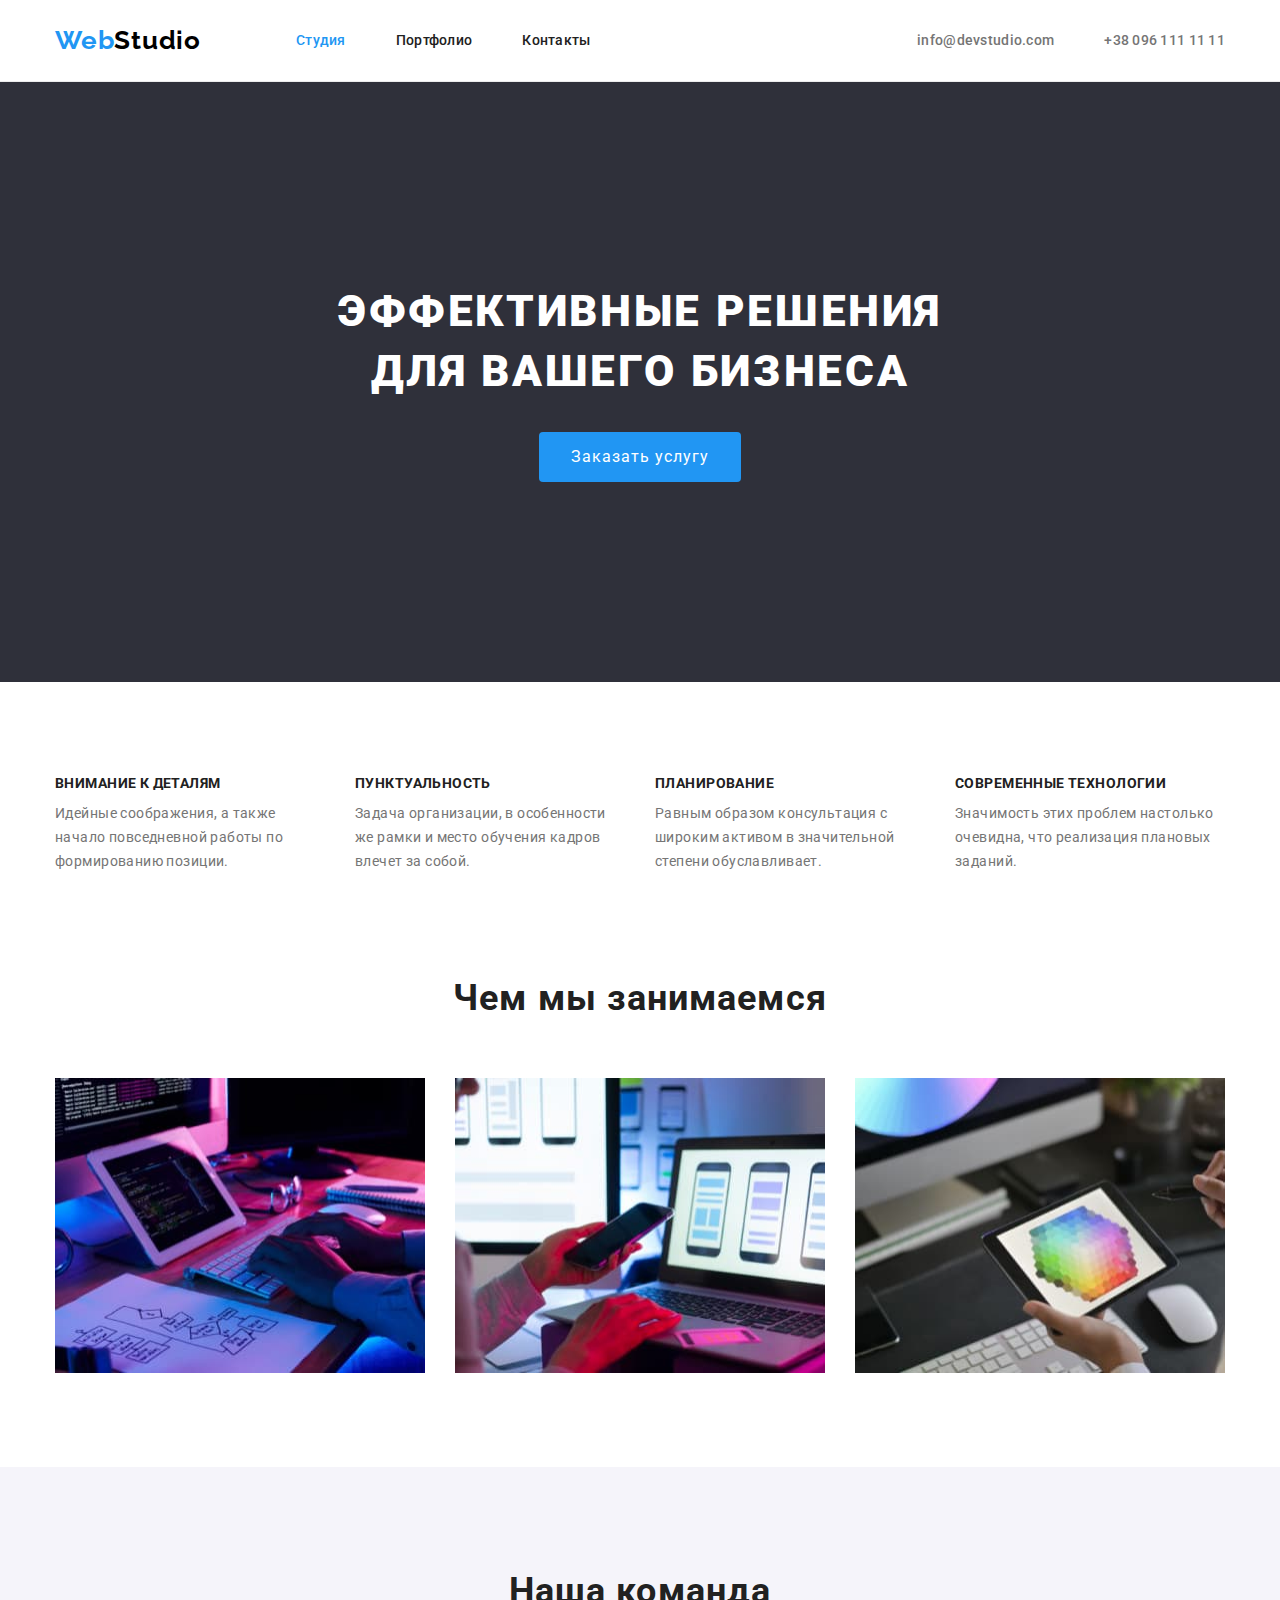
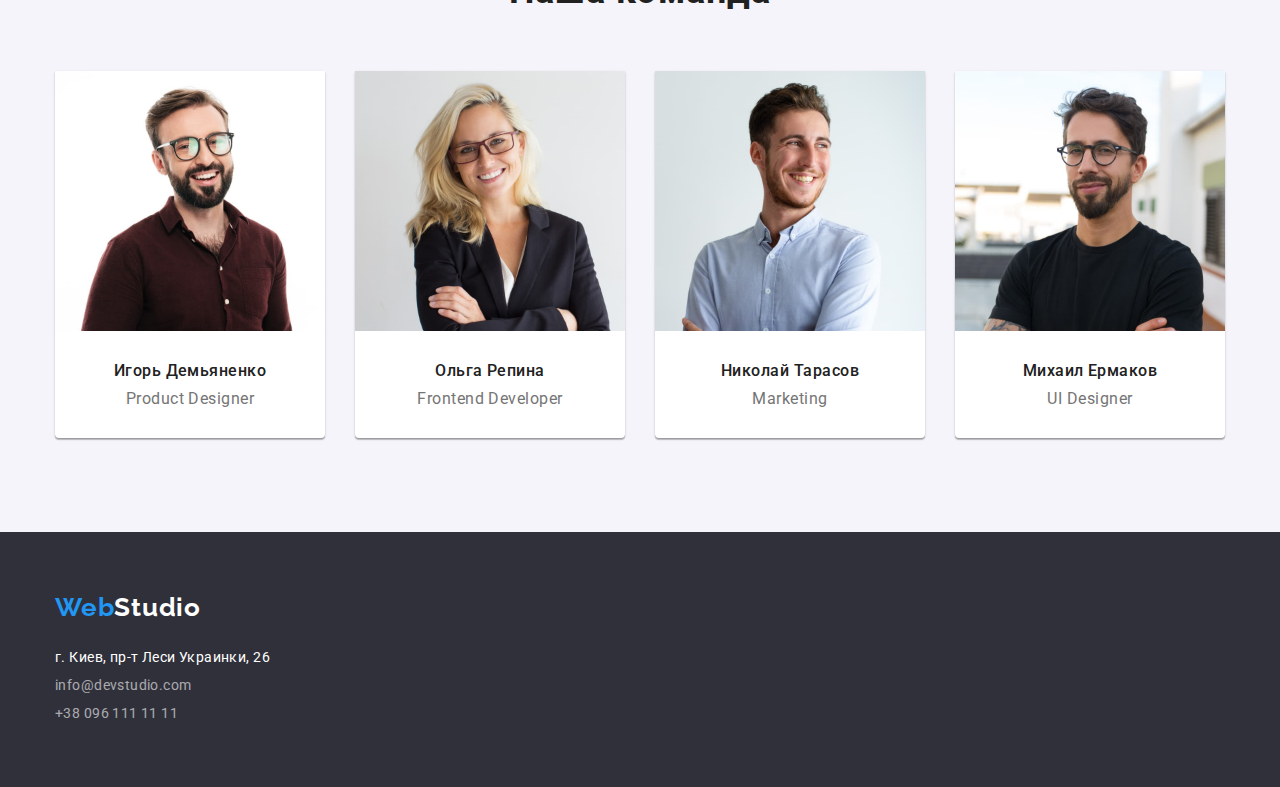
<file: index.html>
<!DOCTYPE html>
<html lang="ru">
  <head>
    <link rel="stylesheet" href="./css/normalize.css" />
    <meta charset="UTF-8" />
    <meta http-equiv="X-UA-Compatible" content="IE=edge" />
    <meta name="viewport" content="width=device-width, initial-scale=1.0" />
    <title>WebStudio</title>
    <link rel="preconnect" href="https://fonts.gstatic.com" />
    <link
      href="https://fonts.googleapis.com/css2?family=Raleway:wght@700&family=Roboto:wght@400;500;700;900&display=swap"
      rel="stylesheet"
    />
    <link
      rel="stylesheet"
      href="https://cdnjs.cloudflare.com/ajax/libs/modern-normalize/1.1.0/modern-normalize.min.css"
      integrity="sha512-wpPYUAdjBVSE4KJnH1VR1HeZfpl1ub8YT/NKx4PuQ5NmX2tKuGu6U/JRp5y+Y8XG2tV+wKQpNHVUX03MfMFn9Q=="
      crossorigin="anonymous"
      referrerpolicy="no-referrer"
    />
    <link rel="stylesheet" href="./css/styles.css" />
  </head>
  <body>
    <!-- HEADER -->
    <header class="head">
      <div class="container head-container">
        <nav class="navigation">
          <a class="logo link" href="./" lang="en"><span class="colortext">Web</span>Studio</a>
          <ul class="menu-list list">
            <li class="item-head">
              <a class="menu-link current link" href="./index.html">Студия</a>
            </li>
            <li class="item-head">
              <a class="menu-link link" href="./portfolio.html">Портфолио</a>
            </li>
            <li class="item-head"><a class="menu-link link" href="">Контакты</a></li>
          </ul>
        </nav>

        <ul class="list list-contact">
          <li><a class="mail-link link" href="mailto:info@devstudio.com">info@devstudio.com</a></li>
          <li><a class="tel-link link" href="tel:+380961111111">+38 096 111 11 11</a></li>
        </ul>
      </div>
    </header>

    <main>
      <!-- HERO -->
      <section class="hero">
        <div class="container">
          <h1 class="hero-title">
            Эффективные решения <br />
            для вашего бизнеса
          </h1>
          <button class="modal-btn" type="button">Заказать услугу</button>
        </div>
      </section>

      <!-- ADVANTAGES -->
      <section class="advantages">
        <div class="container">
          <h2 hidden class="">Преимущества</h2>
          <ul class="list list-advantages">
            <li class="item">
              <h3 class="advantages-title">Внимание к деталям</h3>
              <p class="advantages-text">
                Идейные соображения, а также начало повседневной работы по формированию позиции.
              </p>
            </li>
            <li class="item">
              <h3 class="advantages-title">Пунктуальность</h3>
              <p class="advantages-text">
                Задача организации, в особенности же рамки и место обучения кадров влечет за собой.
              </p>
            </li>
            <li class="item">
              <h3 class="advantages-title">Планирование</h3>
              <p class="advantages-text">
                Равным образом консультация с широким активом в значительной степени обуславливает.
              </p>
            </li>
            <li class="item">
              <h3 class="advantages-title">Современные технологии</h3>
              <p class="advantages-text">
                Значимость этих проблем настолько очевидна, что реализация плановых заданий.
              </p>
            </li>
          </ul>
        </div>
      </section>

      <!-- WHAT ARE WE DOING -->
      <section class="section">
        <div class="container">
          <h2 class="title">Чем мы занимаемся</h2>
          <ul class="list affairs">
            <li>
              <img
                src="./images/what_are_we_doing/computer_img1.jpg"
                alt="Работа с компьютером"
                width="370"
                height="295"
              />
            </li>
            <li>
              <img
                src="./images/what_are_we_doing/phone_img2.jpg"
                alt="Работа с телефоном"
                width="370"
                height="295"
              />
            </li>
            <li>
              <img
                src="./images/what_are_we_doing/tablet_img3.jpg"
                alt="Работа с планшетом"
                width="370"
                height="295"
              />
            </li>
          </ul>
        </div>
      </section>

      <!-- OUR TEAM -->
      <section class="section team">
        <div class="container">
          <h2 class="title">Наша команда</h2>
          <ul class="list team-list">
            <li class="card-item">
              <div class="card-thumb">
                <img
                  class="photo"
                  src="./images/our_team/igor_demyanenko_img1.jpg"
                  alt="Игорь Демьяненко"
                  width="270"
                  height="260"
                />
              </div>
              <div class="card-content">
                <h3 class="name">Игорь Демьяненко</h3>
                <p class="profession" lang="en">Product Designer</p>
              </div>
            </li>
            <li class="card-item">
              <div class="card-thumb">
                <img
                  class="photo"
                  src="./images/our_team/olga_repina2.jpg"
                  alt="Ольга Репина"
                  width="270"
                  height="260"
                />
              </div>
              <div class="card-content">
                <h3 class="name">Ольга Репина</h3>
                <p class="profession" lang="en">Frontend Developer</p>
              </div>
            </li>
            <li class="card-item">
              <div class="card-thumb">
                <img
                  class="photo"
                  src="./images/our_team/nikolay_tarasov3.jpg"
                  alt="Николай Тарасов"
                  width="270"
                  height="260"
                />
              </div>
              <div class="card-content">
                <h3 class="name">Николай Тарасов</h3>
                <p class="profession" lang="en">Marketing</p>
              </div>
            </li>
            <li class="card-item">
              <div class="card-thumb">
                <img
                  class="photo"
                  src="./images/our_team/mikhail_ermakov4.jpg"
                  alt="Михаил Ермаков"
                  width="270"
                  height="260"
                />
              </div>
              <div class="card-content">
                <h3 class="name">Михаил Ермаков</h3>
                <p class="profession" lang="en">UI Designer</p>
              </div>
            </li>
          </ul>
        </div>
      </section>
    </main>
    <!-- FOOTER -->
    <footer class="footer">
      <div class="container">
        <a class="logo-footer link" href="./" lang="en"><span class="colortext">Web</span>Studio</a>
        <address>
          <ul class="list list-adress">
            <li>
              <a
                class="adress link"
                href="https://goo.gl/maps/4EHFn5FGvcvZxBKC6"
                target="_blank"
                rel="noopener noreferrer"
                >г. Киев, пр-т Леси Украинки, 26</a
              >
            </li>
            <li><a class="mail link" href="mailto:info@devstudio.com">info@devstudio.com</a></li>
            <li><a class="phone link" href="tel:+380961111111">+38 096 111 11 11</a></li>
          </ul>
        </address>
      </div>
    </footer>
  </body>
</html>
</file>
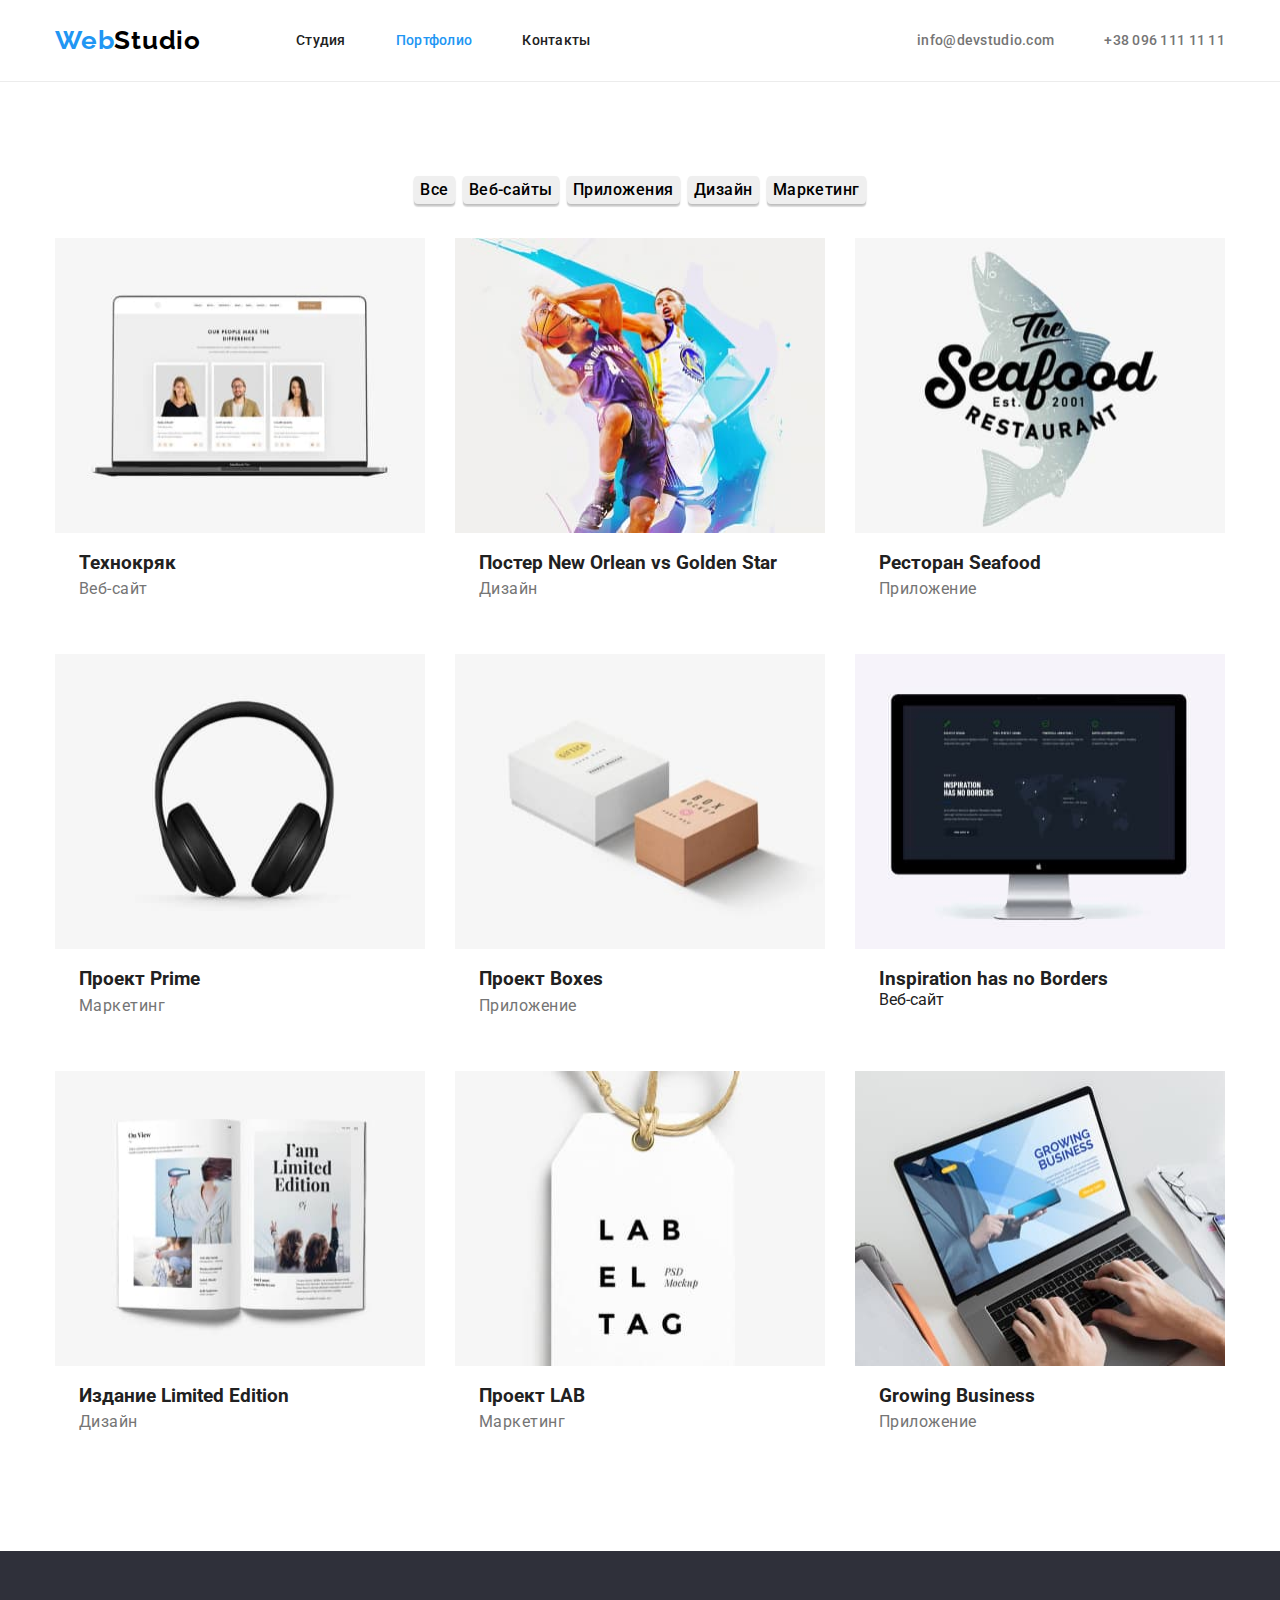
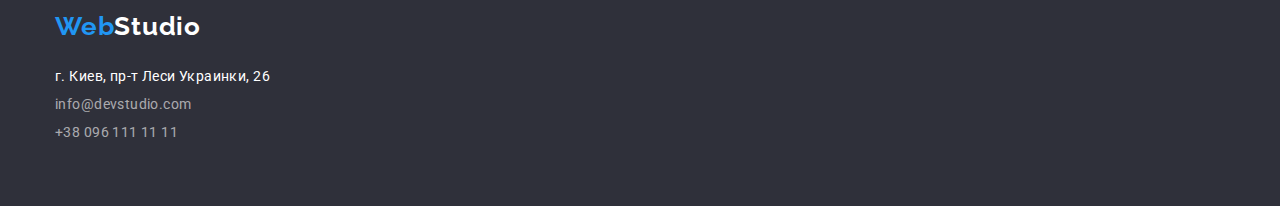
<file: portfolio.html>
<!DOCTYPE html>
<html lang="en">
  <head>
    <link rel="stylesheet" href="./css/normalize.css">
    <meta charset="UTF-8" />
    <meta http-equiv="X-UA-Compatible" content="IE=edge" />
    <meta name="viewport" content="width=device-width, initial-scale=1.0" />
    <title>Portfolio</title>
    <link rel="preconnect" href="https://fonts.gstatic.com">
    <link href="https://fonts.googleapis.com/css2?family=Raleway:wght@700&family=Roboto:wght@400;500;700;900&display=swap" rel="stylesheet">
    <link
      rel="stylesheet"
      href="https://cdnjs.cloudflare.com/ajax/libs/modern-normalize/1.1.0/modern-normalize.min.css"
      integrity="sha512-wpPYUAdjBVSE4KJnH1VR1HeZfpl1ub8YT/NKx4PuQ5NmX2tKuGu6U/JRp5y+Y8XG2tV+wKQpNHVUX03MfMFn9Q=="
      crossorigin="anonymous"
      referrerpolicy="no-referrer"
    />
    <link rel="stylesheet" href="./css/styles.css" />
  </head>
   <!-- HEADER -->
    <header class="head">
      <div class="container head-container">
        <nav class="navigation">
          <a class="logo link" href="./" lang="en"><span class="colortext">Web</span>Studio</a>
          <ul class="menu-list list">
            <li class="item-head">
              <a class="menu-link link" href="./index.html">Студия</a>
            </li>
            <li class="item-head">
              <a class="menu-link current link" href="./portfolio.html">Портфолио</a>
            </li>
            <li class="item-head"><a class="menu-link link" href="">Контакты</a></li>
          </ul>
        </nav>

        <ul class="list list-contact">
          <li><a class="mail-link link" href="mailto:info@devstudio.com">info@devstudio.com</a></li>
          <li><a class="tel-link link" href="tel:+380961111111">+38 096 111 11 11</a></li>
        </ul>
      </div>
    </header>

    <main>
      <!--PORTPHOLIO -->
      <h1 hidden>Портфолио</h1>
        <h2 hidden>filter list</h2>
        <div class="container section">
          <ul class="portfolio-list-button list">
          <li class="filter"><button class="filter-btn" type="button">Все</button></li>
          <li class="filter"><button class="filter-btn" type="button">Веб-сайты</button></li>
          <li class="filter"><button class="filter-btn" type="button">Приложения</button></li>
          <li class="filter"><button class="filter-btn" type="button">Дизайн</button></li>
          <li class="filter"><button class="filter-btn" type="button">Маркетинг</button></li>
        </ul>

        <ul class="list card-set">
          <li class="card">
            <img class="card-photo" src="./images/portpholio/macbook.jpg" alt="Макбук" width="370" height="295" />
            <div class="text">
               <h3 class="card-name">Технокряк</h3>
            <p class="card-text">Веб-сайт</p>
            </div>
           
          </li>
          <li class="card">
            <img class="card-photo"
              src="./images/portpholio/basketball_players.jpg"
              alt="Баскетоболисты"
              width="370"
              height="295"
            />
            <div class="text">
               <h3 class="card-name">Постер New Orlean vs Golden Star</h3>
            <p class="card-text">Дизайн</p>
            </div>
           
          </li>
          <li class="card">
            <img class="card-photo"
              src="./images/portpholio/seafood_restaurant.jpg"
              alt="Рыбный Ресторан"
              width="370"
              height="295"
            />
            <div class="text">

            <h3 class="card-name">Ресторан Seafood</h3>
            <p class="card-text">Приложение</p>
            </div>

          </li>
          <li class="card">
            <img class="card-photo" src="./images/portpholio/headphones.jpg" alt="Наушники" width="370" height="295" />
          <div class="text">
            <h3 class="card-name">Проект Prime</h3>
            <p class="card-text">Маркетинг</p>
          </div>

        </li>
          <li class="card">
            <img class="card-photo" src="./images/portpholio/box.jpg" alt="Коробки" width="370" height="295" />
          <div class="text">
            <h3 class="card-name">Проект Boxes</h3>
            <p class="card-text">Приложение</p>
          </div>

            
          </li>
          <li class="card">
            <img class="card-photo" src="./images/portpholio/monitor.jpg" alt="Монитор" width="370" height="295" />
          <div class="text">
            <h3 class="card-name">Inspiration has no Borders</h3>
            <p>Веб-сайт</p>
          </div>

            
          </li>
          <li class="card">
            <img class="card-photo"
              src="./images/portpholio/books.jpg"
              alt="Открытая Книга"
              width="370"
              height="295"
            />
          <div class="text">

            <h3 class="card-name">Издание Limited Edition</h3>
            <p class="card-text">Дизайн</p>
          </div>

          </li>
          <li class="card">
            <img class="card-photo"
              src="./images/portpholio/lab_el_teg.jpg"
              alt="Проект ЛЭБ"
              width="370"
              height="295"
            />
          <div class="text">
            <h3 class="card-name">Проект LAB</h3>
            <p class="card-text">Маркетинг</p></div>

          </li>
          <li class="card">
            <img class="card-photo"
              src="./images/portpholio/macbook_hand.jpg"
              alt="Растущий бизнес"
              width="370"
              height="295"
            />
          <div class="text"> 
           <h3 class="card-name">Growing Business</h3>
            <p class="card-text">Приложение</p>
          </div>
          
          </li>
        </ul>
        </div>

        
    </main>

    <!-- FOOTER -->
    <footer class="footer">
      <div class="container">
        <a class="logo-footer link" href="./" lang="en"><span class="colortext">Web</span>Studio</a>
        <address>
          <ul class="list list-adress">
            <li>
              <a
                class="adress link"
                href="https://goo.gl/maps/4EHFn5FGvcvZxBKC6"
                target="_blank"
                rel="noopener noreferrer"
                >г. Киев, пр-т Леси Украинки, 26</a
              >
            </li>
            <li><a class="mail link" href="mailto:info@devstudio.com">info@devstudio.com</a></li>
            <li><a class="phone link" href="tel:+380961111111">+38 096 111 11 11</a></li>
          </ul>
        </address>
      </div>
    </footer>
  </body>
</html>
</file>
<file: css/styles.css>
:root {
  --accent-color: #2196f3;
  --primary-text-color: #212121;
  --background-color: #2f303a;
  --main-font: 'Roboto', sans-serif;
  --secondary-font: 'Raleway', sans-serif;
  --card-set-gap: 30px;
}

h1,
h2,
h3,
h4,
h5,
h6,
p {
  margin-top: 0;
  margin-bottom: 0;
}
ul,
ol {
  margin-top: 0;
  margin-bottom: 0;
  padding-left: 0;
}
img {
  display: block;
  min-width: 100%;
}

.list {
  list-style: none;
}
.link {
  text-decoration: none;
}

body {
  color: var(--primary-text-color);
  font-family: var(--main-font);
  margin: 0;
}

.container {
  width: 1200px;
  padding-left: 15px;
  padding-right: 15px;
  margin: 0 auto;
}

.section {
  padding-top: 94px;
  padding-bottom: 94px;
}
/* цвет основного текста #212121 */
/* вторичный цвет текста #757575 */
/* вторичный цвет футтера rgba(255, 255, 255, 0.6) */
/* белый #FFFFFF */
/* акцент #2196F3 */
/* цвет лого #000000 */
/* цвет фона #2F303A */
/* линия в шапке #ECECEC */
/* вторичный цвет фона #F5F4FA */

/* .logo :hover, .logo :focus{
   color: blueviolet;
} */

/* ======== HEADER ========*/

.head {
  padding-top: 25px;
  padding-bottom: 25px;
  border-bottom: 1px solid #ececec;
}
.head-container {
  display: flex;
  justify-content: space-between;
}
.navigation {
  display: flex;
  align-items: center;
}

.list-contact {
  display: flex;
  align-items: center;
}

.colortext {
  font-family: var(--secondary-font);
  font-weight: bold;
  font-size: 26px;
  line-height: 1.2;
  /* identical to box height */
  letter-spacing: 0.03em;

  color: var(--accent-color);
}
.logo {
  margin-right: 95px;
  font-family: var(--secondary-font);
  font-weight: bold;
  font-size: 26px;
  line-height: 1.2;
  /* identical to box height */
  letter-spacing: 0.03em;
  color: #000000;
}

.menu-list {
  display: flex;
  align-items: center;
}

.menu-list .item-head:not(:last-child) {
  margin-right: 50px;
}

.menu-link {
  font-weight: 500;
  font-size: 14px;
  line-height: 1.15;
  letter-spacing: 0.02em;

  color: var(--primary-text-color);
}

.menu-link.current {
  color: var(--accent-color);
}

.menu-link:hover,
.menu-link:focus {
  color: var(--accent-color);
}

.mail-link {
  margin-right: 50px;

  font-weight: 500;
  font-size: 14px;
  line-height: 1.15;
  letter-spacing: 0.02em;
  color: #757575;
}

.tel-link {
  font-weight: 500;
  font-size: 14px;
  line-height: 1.15;
  letter-spacing: 0.02em;
  color: #757575;
}

.mail-link:hover,
.mail-link:focus {
  color: var(--accent-color);
}

.tel-link:hover,
.tel-link:focus {
  color: var(--accent-color);
}

/* ======== END HEADER ========*/

/* ======== HERO  ========*/

.hero {
  background: #2f303a;
  text-align: center;
  padding-top: 200px;
  padding-bottom: 200px;
}

.hero-title {
  font-weight: 900;
  font-size: 44px;
  line-height: 1.36;
  letter-spacing: 0.06em;
  text-transform: uppercase;
  background: var(--background-color);
  color: #ffffff;

  font-family: var(--main-font);
}

.modal-btn {
  margin-top: 30px;
  height: 50px;
  border: none;
  border-radius: 4px;
  padding: 10px 32px;
  font-size: 16px;
  line-height: 1.88;
  letter-spacing: 0.06em;
  cursor: pointer;
  background: var(--accent-color);
  color: #ffffff;
}

.modal-btn:hover,
.modal-btn:focus {
  background: #188ce8;
}
/* ======== END HERO ========*/

/* ======== ADVANTAGES  ========*/
.advantages {
  padding-top: 94px;
}

.list-advantages {
  display: flex;
  flex-wrap: wrap;
}
.item {
  width: calc((100% - 90px) / 4);
  margin-right: var(--card-set-gap);
}

.item:nth-child(4n) {
  margin-right: 0;
}

.advantages-title {
  margin-bottom: 10px;
  font-weight: bold;
  font-size: 14px;
  line-height: 1.14;
  letter-spacing: 0.03em;
  text-transform: uppercase;
  color: #212121;
}
.advantages-text {
  font-weight: normal;
  font-size: 14px;
  line-height: 1.71;
  letter-spacing: 0.03em;

  color: #757575;
}
/* ======== END ADVANTAGES ========*/

/* ======== WHAT ARE WE DOING  ========*/

/* .what-we-do {
  margin-bottom: 94px;
} */

.title {
  margin-bottom: 50px;
  font-weight: bold;
  font-size: 36px;
  line-height: 1.67;
  text-align: center;
  letter-spacing: 0.03em;
}

.affairs {
  display: flex;
  justify-content: space-between;
}

/* ======== END WHAT ARE WE DOING  ========*/

/* ======== OUR TEAM  ========*/
.team {
  background: #f5f4fa;
}
.card-item {
  box-shadow: 0px 1px 3px rgba(0, 0, 0, 0.12), 0px 1px 1px rgba(0, 0, 0, 0.14),
    0px 2px 1px rgba(0, 0, 0, 0.2);
  border-radius: 0px 0px 4px 4px;
  background: #ffffff;
}

.team-list {
  display: flex;
  margin-top: calc(-1 * var(--card-set-gap));
  margin-left: calc(-1 * var(--card-set-gap));
}

.team-list > .card-item {
  flex-basis: calc(100% / 4 - var(--card-set-gap));
  margin-left: var(--card-set-gap);
  margin-top: var(--card-set-gap);
}

.card-content {
  padding: 30px 55px;
}

.name {
  font-weight: 500;
  font-size: 16px;
  line-height: 1.19;
  /* identical to box height */

  text-align: center;
  letter-spacing: 0.03em;
}
.profession {
  margin-top: 10px;
  font-weight: normal;
  font-size: 16px;
  line-height: 1, 19;
  /* identical to box height */

  text-align: center;
  letter-spacing: 0.03em;

  color: #757575;
}

.photo {
  border-radius: 0px;
}

/* ======== FOOTER  ========*/

.footer {
  background: #2f303a;
  padding-top: 60px;
  padding-bottom: 60px;
}

.logo-footer {
  font-family: 'Raleway', sans-serif;
  font-style: normal;
  font-weight: bold;
  font-size: 26px;
  line-height: 31px;
  /* identical to box height */
  letter-spacing: 0.03em;
  color: #ffffff;
}

.list-adress {
  margin-top: 20px;
}

.adress {
  font-weight: normal;
  font-size: 14px;
  line-height: 2;
  /* or 171% */
  letter-spacing: 0.03em;
  color: #ffffff;
}

.adress:hover,
.adress:focus {
  color: var(--accent-color);
}

.mail {
  font-weight: normal;
  font-size: 14px;
  line-height: 2;
  /* or 171% */
  letter-spacing: 0.03em;
  color: rgba(255, 255, 255, 0.6);
}

.mail:hover,
.mail:focus {
  color: var(--accent-color);
}

.phone {
  font-weight: normal;
  font-size: 14px;
  line-height: 2;
  /* or 171% */

  letter-spacing: 0.03em;

  color: rgba(255, 255, 255, 0.6);
}

.phone:hover,
.phone:focus {
  color: var(--accent-color);
}

address {
  font-style: normal;
}
/* ======== END FOOTER  ========*/

/* ======== PORTPHOLIO ========*/
.filter {
  align-items: center;
  margin-right: 8px;
}

.filter:nth-child(5n) {
  margin-right: 0;
}

.filter-btn {
  font-weight: 500;
  font-size: 16px;
  line-height: 1.6;
  /* identical to box height, or 162% */
  cursor: pointer;
  text-align: center;
  letter-spacing: 0.03em;
  border: none;
  box-shadow: 0px 3px 1px rgba(0, 0, 0, 0.1), 0px 1px 2px rgba(0, 0, 0, 0.08),
    0px 2px 2px rgba(0, 0, 0, 0.12);
  border-radius: 4px;
}

.portfolio-list-button {
  display: flex;
  justify-content: center;
  margin-bottom: 34px;
}

.filter-btn:hover,
.filter-btn:focus {
  color: #ffffff;
  background: #2196f3;
}
.card-set {
  display: flex;
  flex-wrap: wrap;
  margin-top: calc(-1 * var(--card-set-gap));
  margin-left: calc(-1 * var(--card-set-gap));
}

.card {
  flex-basis: calc(100% / 4 - var(--card-set-gap));
  margin-left: var(--card-set-gap);
  margin-top: var(--card-set-gap);
}

.text {
  padding: 20px 24px;
}
*/ .card-name {
  font-weight: bold;
  font-size: 18px;
  line-height: 2;
  letter-spacing: 0.06em;
}
.card-text {
  font-weight: normal;
  font-size: 16px;
  line-height: 1.87;
  /* identical to box height, or 187% */

  letter-spacing: 0.03em;

  color: #757575;
}
</file>
